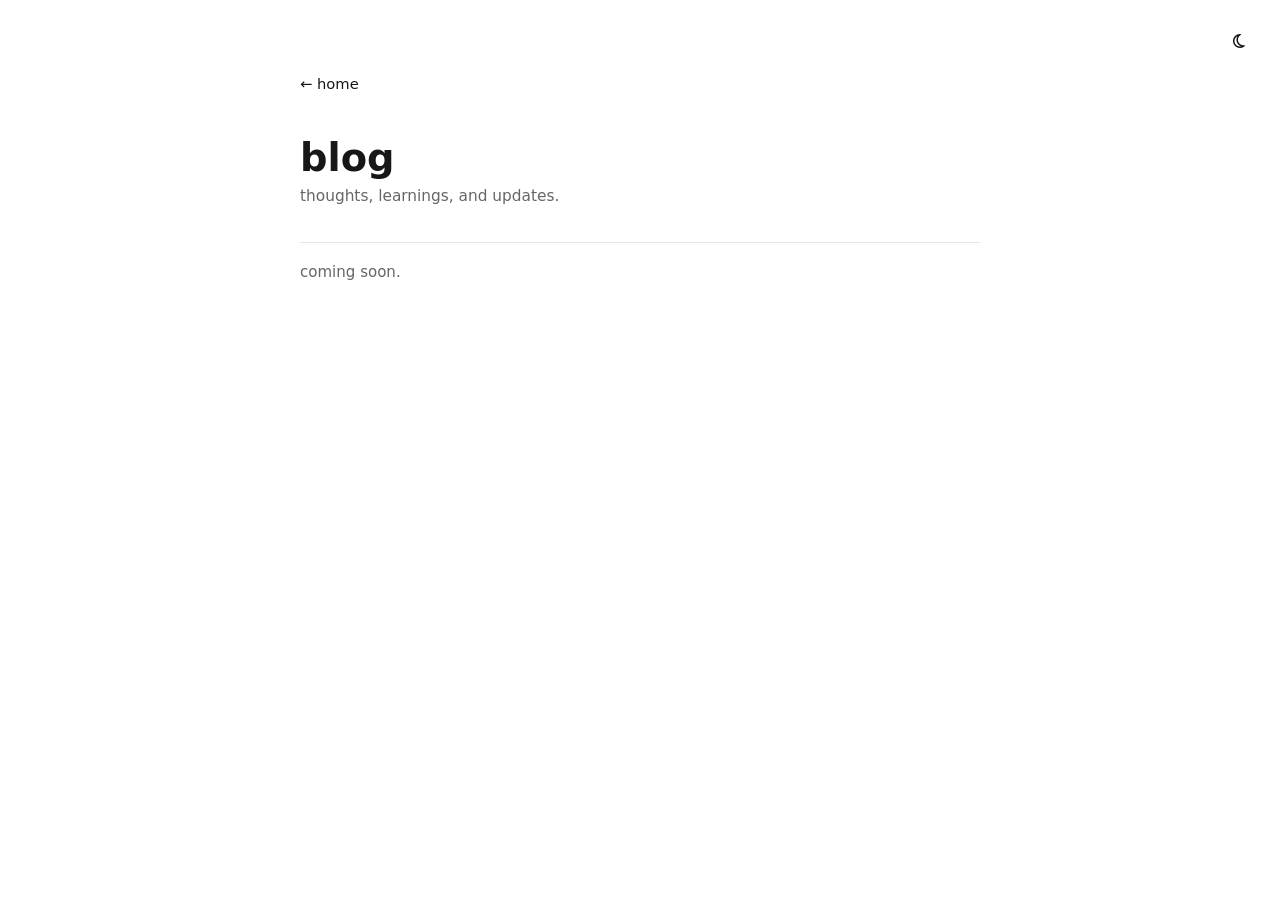
<file: blog.html>
<!DOCTYPE html>
<html lang="en">
<head>
    <meta charset="utf-8">
    <meta name="viewport" content="width=device-width, initial-scale=1.0">
    <title>blog - mohammed njie</title>
    <link rel="icon" type="image/png" href="images/mii.png">
    <link rel="stylesheet" href="style.css">
    <link rel="stylesheet" href="https://cdnjs.cloudflare.com/ajax/libs/font-awesome/6.5.1/css/all.min.css">
</head>
<body class="portfolio-subpage">
    <button class="portfolio-theme-toggle" id="portfolioThemeToggle" type="button" aria-label="switch to dark mode">
        <i class="fa-regular fa-moon" aria-hidden="true"></i>
    </button>
    <main class="subpage-shell">

        <a href="index.html" class="subpage-back">&larr; home</a>

        <header class="subpage-header">
            <h1>blog</h1>
            <p>thoughts, learnings, and updates.</p>
        </header>

        <div class="subpage-empty">
            <p>coming soon.</p>
        </div>

    </main>

    <script src="portfolio-theme.js"></script>
</body>
</html>
</file>
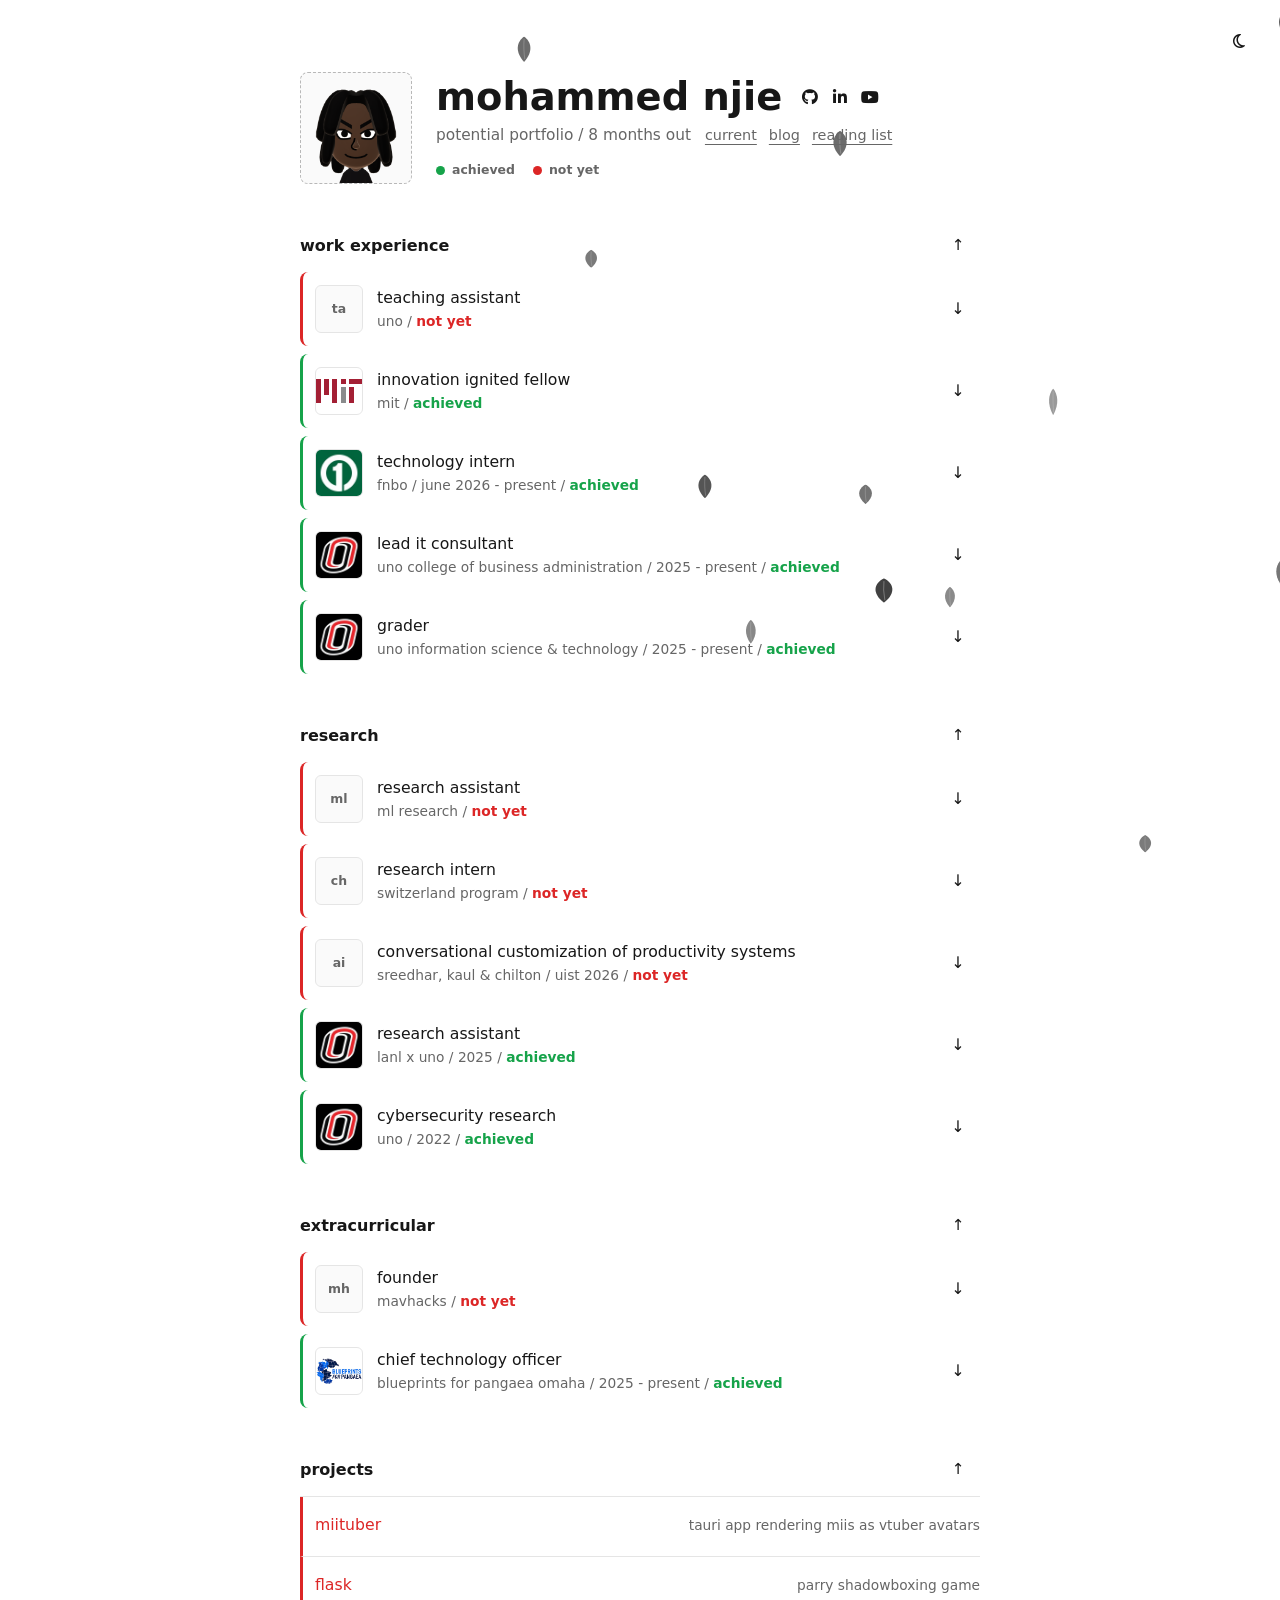
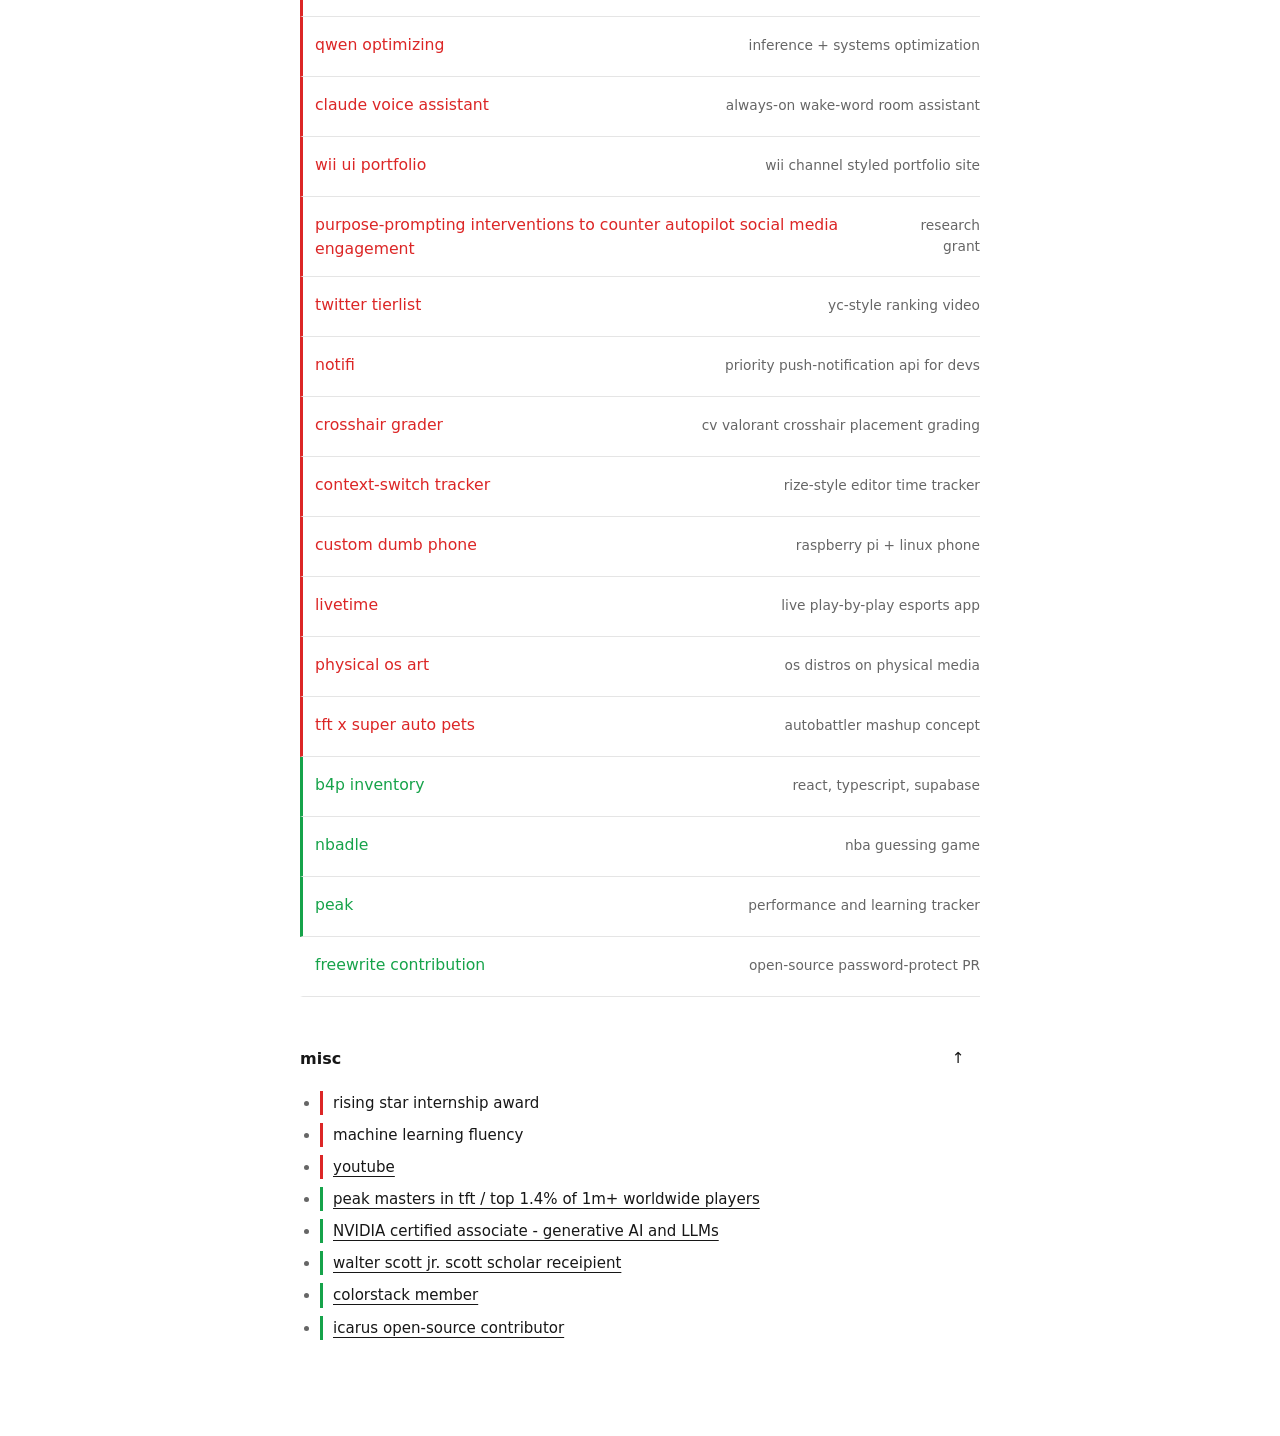
<file: future.html>
<!DOCTYPE html>
<html lang="en">
<head>
    <meta charset="utf-8">
    <meta name="viewport" content="width=device-width, initial-scale=1.0">
    <meta name="robots" content="noindex, nofollow">
    <title>future - mohammed njie</title>
    <link rel="icon" type="image/png" href="images/mii.png">
    <link rel="stylesheet" href="style.css">
    <link rel="stylesheet" href="https://cdnjs.cloudflare.com/ajax/libs/font-awesome/6.5.1/css/all.min.css">
</head>
<body class="portfolio-page future-page">
    <canvas class="leaf-particles" id="leafParticles" aria-hidden="true"></canvas>
    <button class="portfolio-theme-toggle" id="portfolioThemeToggle" type="button" aria-label="switch to dark mode">
        <i class="fa-regular fa-moon" aria-hidden="true"></i>
    </button>
    <main class="portfolio-shell">
        <header class="profile-card">
            <span class="profile-photo-swap" tabindex="0" aria-label="mohammed njie profile photo">
                <img class="profile-photo profile-photo-mii" src="images/mee-headshot.png" alt="mohammed njie avatar">
                <img class="profile-photo profile-photo-hover" src="images/profile-hover.jpg" alt="">
            </span>
            <div class="profile-copy">
                <div class="profile-heading">
                    <h1>mohammed njie</h1>
                    <nav class="social-strip" aria-label="Social links">
                        <a href="https://github.com/njiedev" target="_blank" rel="noreferrer" aria-label="GitHub">
                            <i class="fa-brands fa-github" aria-hidden="true"></i>
                        </a>
                        <a href="https://www.linkedin.com/in/mohammed-njie-619795326/" target="_blank" rel="noreferrer" aria-label="LinkedIn">
                            <i class="fa-brands fa-linkedin-in" aria-hidden="true"></i>
                        </a>
                        <a href="https://www.youtube.com/@3weeksbuilding" target="_blank" rel="noreferrer" aria-label="YouTube">
                            <i class="fa-brands fa-youtube" aria-hidden="true"></i>
                        </a>
                    </nav>
                </div>
                <div class="profile-meta">
                    <p>potential portfolio / 8 months out</p>
                    <nav class="header-links" aria-label="Personal links">
                        <a href="index.html">current</a>
                        <a href="blog.html">blog</a>
                        <a href="reading-list.html">reading list</a>
                    </nav>
                </div>
                <div class="future-status-legend" aria-label="status legend">
                    <span><i class="legend-achieved"></i> achieved</span>
                    <span><i class="legend-pending"></i> not yet</span>
                </div>
            </div>
        </header>

        <details class="portfolio-section portfolio-group" open>
            <summary id="work-title">work experience</summary>
            <div class="details-panel">
                <div class="experience-list">
                <details class="work-item is-pending">
                    <summary>
                        <span class="work-logo">ta</span>
                        <span class="work-heading">
                            <strong>teaching assistant</strong>
                            <small>uno / <span class="future-status">not yet</span></small>
                        </span>
                    </summary>
                    <div class="details-panel">
                        <p>supporting a computing course as a teaching assistant for the fall cycle.</p>
                    </div>
                </details>

                <details class="work-item is-achieved">
                    <summary>
                        <img src="images/mit_logo.svg" alt="MIT logo">
                        <span class="work-heading">
                            <strong>innovation ignited fellow</strong>
                            <small>mit / <span class="future-status">achieved</span></small>
                        </span>
                    </summary>
                    <div class="details-panel">
                        <p>joined an innovation-focused fellowship working around startups, applied technology, and product execution.</p>
                    </div>
                </details>

                <details class="work-item is-achieved">
                    <summary>
                        <img src="images/fnbo_logo.jpeg" alt="FNBO logo">
                        <span class="work-heading">
                            <strong>technology intern</strong>
                            <small>fnbo / june 2026 - present / <span class="future-status">achieved</span></small>
                        </span>
                    </summary>
                    <div class="details-panel">
                        <p>technology internship focused on software, internal tools, and engineering workflows.</p>
                    </div>
                </details>

                <details class="work-item is-achieved">
                    <summary>
                        <img src="images/unomaha_logo.jpeg" alt="UNO logo">
                        <span class="work-heading">
                            <strong>lead it consultant</strong>
                            <small>uno college of business administration / 2025 - present / <span class="future-status">achieved</span></small>
                        </span>
                    </summary>
                    <div class="details-panel">
                        <p>supports students, faculty, and staff while leading troubleshooting and day-to-day it operations.</p>
                    </div>
                </details>

                <details class="work-item is-achieved">
                    <summary>
                        <img src="images/unomaha_logo.jpeg" alt="UNO logo">
                        <span class="work-heading">
                            <strong>grader</strong>
                            <small>uno information science &amp; technology / 2025 - present / <span class="future-status">achieved</span></small>
                        </span>
                    </summary>
                    <div class="details-panel">
                        <p>grades coursework and supports feedback for computing classes.</p>
                    </div>
                </details>

                </div>
            </div>
        </details>

        <details class="portfolio-section portfolio-group" open>
            <summary id="research-title">research</summary>
            <div class="details-panel">
                <div class="experience-list">
                <details class="work-item is-pending">
                    <summary>
                        <span class="work-logo">ml</span>
                        <span class="work-heading">
                            <strong>research assistant</strong>
                            <small>ml research / <span class="future-status">not yet</span></small>
                        </span>
                    </summary>
                    <div class="details-panel">
                        <p>supporting experiments, model evaluation, and applied machine learning research workflows.</p>
                    </div>
                </details>

                <details class="work-item is-pending">
                    <summary>
                        <span class="work-logo">ch</span>
                        <span class="work-heading">
                            <strong>research intern</strong>
                            <small>switzerland program / <span class="future-status">not yet</span></small>
                        </span>
                    </summary>
                    <div class="details-panel">
                        <p>applying to a Switzerland-based research program in the fall application cycle.</p>
                    </div>
                </details>

                <details class="work-item is-pending">
                    <summary>
                        <span class="work-logo">ai</span>
                        <span class="work-heading">
                            <strong>conversational customization of productivity systems</strong>
                            <small>sreedhar, kaul &amp; chilton / uist 2026 / <span class="future-status">not yet</span></small>
                        </span>
                    </summary>
                    <div class="details-panel">
                        <p>studying malleable ai interfaces where users reshape email categories, interface elements, and workflow behavior through natural language.</p>
                    </div>
                </details>

                <details class="work-item is-achieved">
                    <summary>
                        <span class="work-logo-fade" aria-label="LANL and UNO logos">
                            <img src="images/lanl.jpeg" alt="">
                            <img src="images/unomaha_logo.jpeg" alt="">
                        </span>
                        <span class="work-heading">
                            <strong>research assistant</strong>
                            <small>lanl x uno / 2025 / <span class="future-status">achieved</span></small>
                        </span>
                    </summary>
                    <div class="details-panel">
                        <p>built software in a research environment while collaborating with university and laboratory teams.</p>
                    </div>
                </details>

                <details class="work-item is-achieved">
                    <summary>
                        <img src="images/unomaha_logo.jpeg" alt="UNO logo">
                        <span class="work-heading">
                            <strong>cybersecurity research</strong>
                            <small>uno / 2022 / <span class="future-status">achieved</span></small>
                        </span>
                    </summary>
                    <div class="details-panel">
                        <p>explored security concepts and technical investigation through early research work.</p>
                    </div>
                </details>
                </div>
            </div>
        </details>

        <details class="portfolio-section portfolio-group" open>
            <summary id="extracurricular-title">extracurricular</summary>
            <div class="details-panel">
                <div class="experience-list">
                <details class="work-item is-pending">
                    <summary>
                        <span class="work-logo">mh</span>
                        <span class="work-heading">
                            <strong>founder</strong>
                            <small>mavhacks / <span class="future-status">not yet</span></small>
                        </span>
                    </summary>
                    <div class="details-panel">
                        <p>founded MavHacks to build a stronger student hacking, building, and startup culture around UNO.</p>
                    </div>
                </details>

                <details class="work-item is-achieved">
                    <summary>
                        <img src="images/b4p_logo.jpeg" alt="Blueprints for Pangaea logo">
                        <span class="work-heading">
                            <strong>chief technology officer</strong>
                            <small>blueprints for pangaea omaha / 2025 - present / <span class="future-status">achieved</span></small>
                        </span>
                    </summary>
                    <div class="details-panel">
                        <p>leading the chapter's technology work and building systems that support inventory and operations.</p>
                    </div>
                </details>
                </div>
            </div>
        </details>

        <details class="portfolio-section portfolio-group" open>
            <summary id="projects-title">projects</summary>
            <div class="details-panel">
                <div class="project-links">
                    <span class="project-row is-pending">
                        <span>miituber</span>
                        <small>tauri app rendering miis as vtuber avatars</small>
                    </span>
                    <span class="project-row is-pending">
                        <span>flask</span>
                        <small>parry shadowboxing game</small>
                    </span>
                    <span class="project-row is-pending">
                        <span>qwen optimizing</span>
                        <small>inference + systems optimization</small>
                    </span>
                    <span class="project-row is-pending">
                        <span>claude voice assistant</span>
                        <small>always-on wake-word room assistant</small>
                    </span>
                    <span class="project-row is-pending">
                        <span>wii ui portfolio</span>
                        <small>wii channel styled portfolio site</small>
                    </span>
                    <span class="project-row is-pending">
                        <span>purpose-prompting interventions to counter autopilot social media engagement</span>
                        <small>research grant</small>
                    </span>
                    <span class="project-row is-pending">
                        <span>twitter tierlist</span>
                        <small>yc-style ranking video</small>
                    </span>
                    <span class="project-row is-pending">
                        <span>notifi</span>
                        <small>priority push-notification api for devs</small>
                    </span>
                    <span class="project-row is-pending">
                        <span>crosshair grader</span>
                        <small>cv valorant crosshair placement grading</small>
                    </span>
                    <span class="project-row is-pending">
                        <span>context-switch tracker</span>
                        <small>rize-style editor time tracker</small>
                    </span>
                    <span class="project-row is-pending">
                        <span>custom dumb phone</span>
                        <small>raspberry pi + linux phone</small>
                    </span>
                    <span class="project-row is-pending">
                        <span>livetime</span>
                        <small>live play-by-play esports app</small>
                    </span>
                    <span class="project-row is-pending">
                        <span>physical os art</span>
                        <small>os distros on physical media</small>
                    </span>
                    <span class="project-row is-pending">
                        <span>tft x super auto pets</span>
                        <small>autobattler mashup concept</small>
                    </span>
                    <a class="is-achieved" href="https://github.com/njiedev/b4pdatabase" target="_blank" rel="noreferrer">
                        <span>b4p inventory</span>
                        <small>react, typescript, supabase</small>
                    </a>
                    <a class="is-achieved" href="https://nbadle.net" target="_blank" rel="noreferrer">
                        <span>nbadle</span>
                        <small>nba guessing game</small>
                    </a>
                    <a class="is-achieved" href="https://github.com/njiedev/PEAK" target="_blank" rel="noreferrer">
                        <span>peak</span>
                        <small>performance and learning tracker</small>
                    </a>
                    <span class="project-row is-achieved">
                        <span>freewrite contribution</span>
                        <small>open-source password-protect PR</small>
                    </span>
                </div>
            </div>
        </details>

        <details class="portfolio-section portfolio-group" open>
            <summary id="misc-title">misc</summary>
            <div class="details-panel">
                <ul class="misc-list">
                    <li class="is-pending">rising star internship award</li>
                    <li class="is-pending">machine learning fluency</li>
                    <li class="is-pending">
                        <a href="https://www.youtube.com/@3weeksbuilding" target="_blank" rel="noreferrer">
                            youtube
                        </a>
                    </li>
                    <li class="is-achieved">
                        <a href="https://tactics.tools/player/na/comfybox/web" target="_blank" rel="noreferrer">
                            peak masters in tft / top 1.4% of 1m+ worldwide players
                        </a>
                    </li>
                    <li class="is-achieved">
                        <a href="https://www.credly.com/badges/f00910c8-de3e-4919-ab0a-d9d19777b19a" target="_blank" rel="noreferrer">
                            NVIDIA certified associate - generative AI and LLMs
                        </a>
                    </li>
                    <li class="is-achieved">
                        <a href="https://www.unomaha.edu/scott-scholars/index.php" target="_blank" rel="noreferrer">
                            walter scott jr. scott scholar receipient
                        </a>
                    </li>
                    <li class="is-achieved">
                        <a href="https://www.colorstack.org/" target="_blank" rel="noreferrer">
                            colorstack member
                        </a>
                    </li>
                    <li class="is-achieved">
                        <a href="https://github.com/SunkenInTime/icarus" target="_blank" rel="noreferrer">
                            icarus open-source contributor
                        </a>
                    </li>
                </ul>
            </div>
        </details>

    </main>
    <script>
        const portfolioThemeKey = 'portfolio-theme';
        const portfolioThemeToggle = document.getElementById('portfolioThemeToggle');
        const savedPortfolioTheme = localStorage.getItem(portfolioThemeKey);
        const preferredPortfolioTheme = window.matchMedia('(prefers-color-scheme: dark)').matches ? 'dark' : 'light';

        function setPortfolioTheme(theme) {
            const nextTheme = theme === 'dark' ? 'light' : 'dark';
            document.body.dataset.portfolioTheme = theme;
            portfolioThemeToggle.setAttribute('aria-label', `switch to ${nextTheme} mode`);
            portfolioThemeToggle.innerHTML = theme === 'dark'
                ? '<i class="fa-regular fa-sun" aria-hidden="true"></i>'
                : '<i class="fa-regular fa-moon" aria-hidden="true"></i>';
        }

        setPortfolioTheme(savedPortfolioTheme === 'dark' || savedPortfolioTheme === 'light'
            ? savedPortfolioTheme
            : preferredPortfolioTheme);

        portfolioThemeToggle.addEventListener('click', () => {
            const nextTheme = document.body.dataset.portfolioTheme === 'dark' ? 'light' : 'dark';
            localStorage.setItem(portfolioThemeKey, nextTheme);
            setPortfolioTheme(nextTheme);
        });

        const reduceDisclosureMotion = window.matchMedia('(prefers-reduced-motion: reduce)');

        function getDetailsPanel(details) {
            return details.querySelector(':scope > .details-panel');
        }

        function animateDetails(details, shouldOpen) {
            const panel = getDetailsPanel(details);
            if (!panel || reduceDisclosureMotion.matches) {
                details.open = shouldOpen;
                return;
            }

            if (panel.getAnimations) {
                panel.getAnimations().forEach(animation => animation.cancel());
            }

            if (shouldOpen) {
                details.open = true;
                const expandedHeight = panel.scrollHeight;
                panel.classList.add('is-animating');
                const animation = panel.animate([
                    { height: '0px', opacity: 0, transform: 'translateY(-6px)' },
                    { height: `${expandedHeight}px`, opacity: 1, transform: 'translateY(0)' }
                ], {
                    duration: 230,
                    easing: 'cubic-bezier(.2,.8,.2,1)'
                });
                animation.onfinish = () => {
                    panel.classList.remove('is-animating');
                };
                return;
            }

            const currentHeight = panel.scrollHeight;
            panel.classList.add('is-animating');
            const animation = panel.animate([
                { height: `${currentHeight}px`, opacity: 1, transform: 'translateY(0)' },
                { height: '0px', opacity: 0, transform: 'translateY(-6px)' }
            ], {
                duration: 190,
                easing: 'cubic-bezier(.4,0,.2,1)'
            });
            animation.onfinish = () => {
                details.open = false;
                panel.classList.remove('is-animating');
            };
        }

        document.querySelectorAll('.portfolio-group, .work-item').forEach(details => {
            const summary = details.querySelector(':scope > summary');
            summary.addEventListener('click', event => {
                event.preventDefault();
                animateDetails(details, !details.open);
            });
        });

        const leafCanvas = document.getElementById('leafParticles');
        const leafCtx = leafCanvas.getContext('2d');
        const reduceLeafMotion = window.matchMedia('(prefers-reduced-motion: reduce)');
        const petalImg = new Image();
        let petalArray = [];
        let leafFrame = null;
        let mouseX = 0;

        function getPetalCount() {
            return window.innerWidth < 640 ? 10 : 18;
        }

        function resizeLeafCanvas() {
            leafCanvas.width = window.innerWidth;
            leafCanvas.height = window.innerHeight;
            leafCanvas.style.width = `${window.innerWidth}px`;
            leafCanvas.style.height = `${window.innerHeight}px`;
        }

        class Petal {
            constructor() {
                this.reset();
            }

            reset() {
                this.x = Math.random() * leafCanvas.width;
                this.y = Math.random() * leafCanvas.height * 2 - leafCanvas.height;
                this.w = 15 + Math.random() * 15;
                this.h = 20 + Math.random() * 10;
                this.opacity = this.w / 40;
                this.flip = Math.random();
                this.xSpeed = 1.5 + Math.random() * 2;
                this.ySpeed = 1 + Math.random();
                this.flipSpeed = Math.random() * 0.03;
            }

            draw() {
                if (this.y > leafCanvas.height || this.x > leafCanvas.width) {
                    this.reset();
                }
                leafCtx.globalAlpha = this.opacity;
                leafCtx.drawImage(
                    petalImg,
                    this.x,
                    this.y,
                    this.w * (0.6 + Math.abs(Math.cos(this.flip)) / 3),
                    this.h * (0.8 + Math.abs(Math.sin(this.flip)) / 5)
                );
            }

            animate() {
                this.x += this.xSpeed + mouseX * 5;
                this.y += this.ySpeed + mouseX * 2;
                this.flip += this.flipSpeed;
                this.draw();
            }
        }

        function drawPetals(move = true) {
            leafCtx.clearRect(0, 0, leafCanvas.width, leafCanvas.height);
            leafCtx.filter = document.body.dataset.portfolioTheme === 'dark' ? 'invert(1)' : 'none';
            petalArray.forEach(petal => move ? petal.animate() : petal.draw());
            leafCtx.filter = 'none';
        }

        function animateLeaves() {
            drawPetals();
            leafFrame = requestAnimationFrame(animateLeaves);
        }

        function setLeafMotion() {
            if (leafFrame) cancelAnimationFrame(leafFrame);
            leafFrame = null;
            drawPetals(false);
            if (!reduceLeafMotion.matches) animateLeaves();
        }

        petalImg.onload = () => {
            resizeLeafCanvas();
            petalArray = Array.from({ length: getPetalCount() }, () => new Petal());
            setLeafMotion();
        };
        petalImg.src = 'images/leaf-petal.svg';

        window.addEventListener('resize', () => {
            resizeLeafCanvas();
            petalArray = Array.from({ length: getPetalCount() }, () => new Petal());
            setLeafMotion();
        });
        window.addEventListener('mousemove', event => {
            mouseX = (event.clientX / Math.max(window.innerWidth, 1) - 0.5) * 0.22;
        });
        window.addEventListener('mouseleave', () => {
            mouseX = 0;
        });
        reduceLeafMotion.addEventListener('change', setLeafMotion);
    </script>
</body>
</html>
</file>
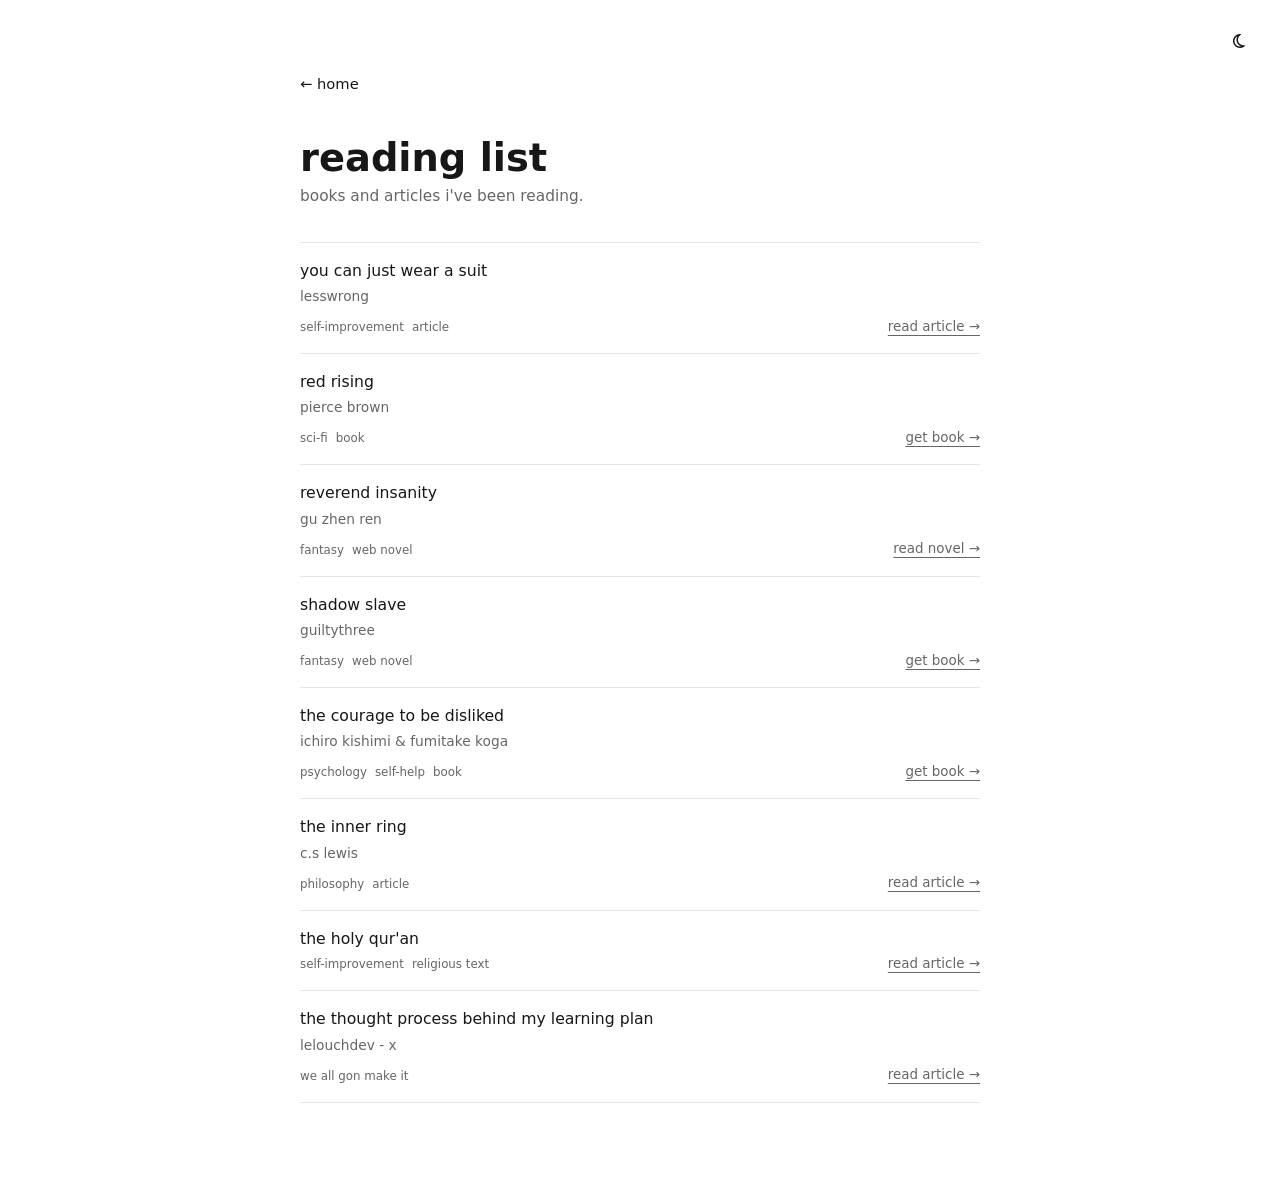
<file: reading-list.html>
<!DOCTYPE html>
<html lang="en">
<head>
    <meta charset="utf-8">
    <meta name="viewport" content="width=device-width, initial-scale=1.0">
    <title>reading list - mohammed njie</title>
    <link rel="icon" type="image/png" href="images/mii.png">
    <link rel="stylesheet" href="style.css">
    <link rel="stylesheet" href="https://cdnjs.cloudflare.com/ajax/libs/font-awesome/6.5.1/css/all.min.css">
</head>
<body class="portfolio-subpage">
    <button class="portfolio-theme-toggle" id="portfolioThemeToggle" type="button" aria-label="switch to dark mode">
        <i class="fa-regular fa-moon" aria-hidden="true"></i>
    </button>
    <main class="subpage-shell">

        <a href="index.html" class="subpage-back">&larr; home</a>

        <header class="subpage-header">
            <h1>reading list</h1>
            <p>books and articles i've been reading.</p>
        </header>

        <div class="reading-item">
            <div class="reading-header">
                <h3>You Can Just Wear a Suit</h3>
            </div>
            <p class="reading-author">LessWrong</p>
            <div class="reading-footer">
                <div class="project-tags">
                    <span class="tag">self-improvement</span>
                    <span class="tag">article</span>
                </div>
                <a href="https://www.lesswrong.com/posts/a4tPMomzHhCunwqLX/you-can-just-wear-a-suit" target="_blank" class="project-link">read article →</a>
            </div>
        </div>
        <div class="reading-item">
            <div class="reading-header">
                <h3>Red Rising</h3>
            </div>
            <p class="reading-author">Pierce Brown</p>
            <div class="reading-footer">
                <div class="project-tags">
                    <span class="tag">sci-fi</span>
                    <span class="tag">book</span>
                </div>
                <a href="https://www.amazon.com/Red-Rising-Pierce-Brown/dp/034553980X" target="_blank" class="project-link">get book →</a>
            </div>
        </div>
        <div class="reading-item">
            <div class="reading-header">
                <h3>Reverend Insanity</h3>
            </div>
            <p class="reading-author">Gu Zhen Ren</p>
            <div class="reading-footer">
                <div class="project-tags">
                    <span class="tag">fantasy</span>
                    <span class="tag">web novel</span>
                </div>
                <a href="https://www.webnovel.com/book/reverend-insanity_7996858406002505" target="_blank" class="project-link">read novel →</a>
            </div>
        </div>
        <div class="reading-item">
            <div class="reading-header">
                <h3>Shadow Slave</h3>
            </div>
            <p class="reading-author">Guiltythree</p>
            <div class="reading-footer">
                <div class="project-tags">
                    <span class="tag">fantasy</span>
                    <span class="tag">web novel</span>
                </div>
                <a href="https://www.amazon.com/Shadow-Slave-Book1-Guiltythree-_-ebook/dp/B0B7MJH9TK" target="_blank" class="project-link">get book →</a>
            </div>
        </div>
        <div class="reading-item">
            <div class="reading-header">
                <h3>The Courage to Be Disliked</h3>
            </div>
            <p class="reading-author">Ichiro Kishimi & Fumitake Koga</p>
            <div class="reading-footer">
                <div class="project-tags">
                    <span class="tag">psychology</span>
                    <span class="tag">self-help</span>
                    <span class="tag">book</span>
                </div>
                <a href="https://www.amazon.com/Courage-Be-Disliked-Phenomenon-Happiness/dp/1501197274" target="_blank" class="project-link">get book →</a>
            </div>
        </div>
        <div class="reading-item">
            <div class="reading-header">
                <h3>The Inner Ring</h3>
            </div>
            <p class="reading-author">C.S Lewis</p>
            <div class="reading-footer">
                <div class="project-tags">
                    <span class="tag">philosophy</span>
                    <span class="tag">article</span>
                </div>
                <a href="https://www.lewissociety.org/innerring/" target="_blank" class="project-link">read article →</a>
            </div>
        </div>
        <div class="reading-item">
            <div class="reading-header">
                <h3>The Holy Qur'an</h3>
            </div>
            <div class="reading-footer">
                <div class="project-tags">
                    <span class="tag">self-improvement</span>
                    <span class="tag">religious text</span>
                </div>
                <a href="https://www.amazon.com/Clear-Quran-Translation-Thematic-revelation-ebook/dp/B0747XY67R/ref=zg_bs_g_158450011_d_sccl_1/141-3798886-3311122?psc=1" target="_blank" class="project-link">read article →</a>
            </div>
        </div>
        <div class="reading-item">
            <div class="reading-header">
                <h3>The Thought Process Behind My Learning Plan</h3>
            </div>
            <p class="reading-author">LelouchDev - X</p>
            <div class="reading-footer">
                <div class="project-tags">
                    <span class="tag">we all gon make it</span>
                </div>
                <a href="https://lelouch.dev/blog/building-a-roadmap/" target="_blank" class="project-link">read article →</a>
            </div>
        </div>
    </main>

    <script src="portfolio-theme.js"></script>
</body>
</html>
</file>
<file: style.css>
* {
    margin: 0;
    padding: 0;
    box-sizing: border-box;
}

body {
    margin: 0;
    overflow-x: hidden;
}

/* One-page portfolio */
.portfolio-page {
    --portfolio-ink: #171717;
    --portfolio-muted: #666;
    --portfolio-line: #e5e5e5;
    --portfolio-soft: #fafafa;
    --portfolio-page-bg: #fff;
    --portfolio-logo-bg: #fff;
    --portfolio-body: #353535;
    min-height: 100vh;
    background: var(--portfolio-page-bg);
    color: var(--portfolio-ink);
    color-scheme: light;
    font-family: Inter, ui-sans-serif, system-ui, -apple-system, BlinkMacSystemFont, "Segoe UI", sans-serif;
    line-height: 1.5;
}

.portfolio-page[data-portfolio-theme="dark"] {
    --portfolio-ink: #f1f1f1;
    --portfolio-muted: #a6a6a6;
    --portfolio-line: #303030;
    --portfolio-soft: #1b1b1b;
    --portfolio-page-bg: #111;
    --portfolio-logo-bg: #fff;
    --portfolio-body: #d4d4d4;
    color-scheme: dark;
}

.portfolio-subpage {
    --portfolio-ink: #171717;
    --portfolio-muted: #666;
    --portfolio-line: #e5e5e5;
    --portfolio-soft: #fafafa;
    --portfolio-page-bg: #fff;
    --portfolio-body: #353535;
    min-height: 100vh;
    background: var(--portfolio-page-bg);
    color: var(--portfolio-ink);
    color-scheme: light;
    font-family: Inter, ui-sans-serif, system-ui, -apple-system, BlinkMacSystemFont, "Segoe UI", sans-serif;
    line-height: 1.5;
}

.portfolio-subpage[data-portfolio-theme="dark"] {
    --portfolio-ink: #f1f1f1;
    --portfolio-muted: #a6a6a6;
    --portfolio-line: #303030;
    --portfolio-soft: #1b1b1b;
    --portfolio-page-bg: #111;
    --portfolio-body: #d4d4d4;
    color-scheme: dark;
}

.portfolio-page a {
    color: inherit;
}

.portfolio-subpage a {
    color: inherit;
}

.leaf-particles {
    position: fixed;
    inset: 0;
    z-index: 0;
    pointer-events: none;
}

.portfolio-theme-toggle {
    position: fixed;
    top: 24px;
    right: 24px;
    z-index: 2;
    display: grid;
    width: 34px;
    height: 34px;
    place-items: center;
    border: 0;
    border-radius: 6px;
    background: transparent;
    color: var(--portfolio-ink);
    font: inherit;
    font-size: 1rem;
    cursor: pointer;
    transition: background-color 160ms ease, transform 160ms ease;
}

.portfolio-theme-toggle:hover {
    background: var(--portfolio-soft);
    transform: translateY(-1px);
}

.portfolio-shell {
    position: relative;
    z-index: 1;
    width: min(100% - 40px, 680px);
    margin: 0 auto;
    padding: 72px 0 96px;
}

.subpage-shell {
    position: relative;
    z-index: 1;
    width: min(100% - 40px, 680px);
    margin: 0 auto;
    padding: 72px 0 96px;
}

.subpage-back {
    display: inline-block;
    margin-bottom: 42px;
    color: var(--portfolio-muted);
    font-size: 0.92rem;
    text-decoration: none;
    transition: color 160ms ease, transform 160ms ease;
}

.subpage-back:hover {
    color: var(--portfolio-ink);
    transform: translateX(-2px);
}

.subpage-header {
    margin-bottom: 34px;
}

.subpage-header h1 {
    margin-bottom: 6px;
    color: var(--portfolio-ink);
    font-size: 2.4rem;
    font-weight: 600;
    letter-spacing: 0;
    line-height: 1.08;
}

.subpage-header p {
    color: var(--portfolio-muted);
    font-size: 0.96rem;
}

.subpage-empty {
    min-height: 124px;
    display: grid;
    align-items: start;
    padding: 18px 0;
    border-top: 1px solid var(--portfolio-line);
    color: var(--portfolio-muted);
    font-size: 0.94rem;
}

.portfolio-subpage .reading-item {
    padding: 16px 0;
    border-bottom: 1px solid var(--portfolio-line);
}

.portfolio-subpage .reading-item:first-of-type {
    border-top: 1px solid var(--portfolio-line);
}

.portfolio-subpage .reading-item h3 {
    color: var(--portfolio-ink);
    font-size: 0.98rem;
    font-weight: 500;
    text-transform: lowercase;
}

.portfolio-subpage .reading-author {
    margin-bottom: 10px;
    color: var(--portfolio-muted);
    font-size: 0.86rem;
    text-transform: lowercase;
}

.portfolio-subpage .reading-footer {
    display: flex;
    justify-content: space-between;
    align-items: flex-end;
    gap: 14px;
}

.portfolio-subpage .reading-header {
    display: flex;
    align-items: baseline;
    justify-content: space-between;
    margin-bottom: 4px;
}

.portfolio-subpage .project-tags {
    display: flex;
    flex-wrap: wrap;
    gap: 8px;
}

.portfolio-subpage .tag {
    border-color: var(--portfolio-line);
    border-radius: 6px;
    color: var(--portfolio-muted);
    font-size: 0.74rem;
    text-transform: lowercase;
}

.portfolio-subpage .project-link {
    color: var(--portfolio-muted);
    font-size: 0.84rem;
    text-transform: lowercase;
    text-underline-offset: 4px;
}

.portfolio-subpage .project-link:hover {
    color: var(--portfolio-ink);
}

.portfolio-subpage .subpage-back:focus-visible,
.portfolio-subpage .project-link:focus-visible {
    outline: 2px solid var(--portfolio-ink);
    outline-offset: 3px;
}

.profile-card {
    display: grid;
    grid-template-columns: 112px minmax(0, 1fr);
    align-items: center;
    gap: 24px;
}

.profile-photo-swap {
    position: relative;
    display: block;
    width: 112px;
    aspect-ratio: 1;
    overflow: hidden;
    border: 1px dashed #b8b8b8;
    border-radius: 8px;
    background: var(--portfolio-soft);
}

.profile-photo {
    position: absolute;
    inset: 0;
    width: 100%;
    height: 100%;
    object-fit: cover;
    transition: opacity 220ms ease, transform 220ms ease;
}

.profile-photo-mii {
    z-index: 1;
}

.profile-photo-hover {
    object-position: center 34%;
    opacity: 0;
    transform: scale(1.04);
}

.profile-photo-swap:hover .profile-photo-mii,
.profile-photo-swap:focus .profile-photo-mii,
.profile-photo-swap:focus-visible .profile-photo-mii {
    opacity: 0;
    transform: scale(1.03);
}

.profile-photo-swap:hover .profile-photo-hover,
.profile-photo-swap:focus .profile-photo-hover,
.profile-photo-swap:focus-visible .profile-photo-hover {
    opacity: 1;
    transform: scale(1);
}

.profile-photo-swap:focus-visible {
    outline: 2px solid var(--portfolio-ink);
    outline-offset: 3px;
}

.profile-copy {
    min-width: 0;
}

.profile-heading {
    display: flex;
    align-items: center;
    flex-wrap: wrap;
    column-gap: 14px;
    row-gap: 6px;
    margin-bottom: 6px;
}

.profile-copy h1 {
    color: var(--portfolio-ink);
    font-size: 2.4rem;
    font-weight: 600;
    letter-spacing: 0;
    line-height: 1.08;
}

.name-tag {
    color: var(--portfolio-muted);
    font-size: 0.45em;
    font-weight: 500;
    vertical-align: middle;
}

.profile-copy p {
    color: var(--portfolio-muted);
    font-size: 0.96rem;
}

.profile-meta {
    display: flex;
    align-items: baseline;
    flex-wrap: wrap;
    gap: 6px 14px;
}

.header-links {
    display: flex;
    align-items: center;
    gap: 12px;
}

.header-links a {
    color: var(--portfolio-muted);
    font-size: 0.9rem;
    text-decoration-thickness: 1px;
    text-underline-offset: 4px;
    transition: color 160ms ease;
}

.header-links a:hover {
    color: var(--portfolio-ink);
}

.social-strip {
    display: flex;
    justify-content: flex-start;
    align-items: center;
    gap: 3px;
}

.social-strip a {
    display: grid;
    width: 27px;
    height: 27px;
    place-items: center;
    border-radius: 6px;
    color: var(--portfolio-ink);
    font-size: 1rem;
    text-decoration: none;
    transition: background-color 160ms ease, transform 160ms ease;
}

.social-strip a:hover {
    background: var(--portfolio-soft);
    transform: translateY(-1px);
}

.portfolio-theme-toggle:focus-visible,
.social-strip a:focus-visible,
.header-links a:focus-visible,
.portfolio-group > summary:focus-visible,
.work-item summary:focus-visible,
.project-item summary:focus-visible,
.project-links > a:focus-visible,
.project-demo-link:focus-visible {
    outline: 2px solid var(--portfolio-ink);
    outline-offset: 3px;
}

.portfolio-section {
    padding-top: 40px;
}

.portfolio-group > summary {
    position: relative;
    min-height: 42px;
    margin-bottom: 4px;
    padding: 10px 42px 10px 0;
    border-radius: 8px;
    color: var(--portfolio-ink);
    font-size: 1rem;
    font-weight: 600;
    letter-spacing: 0;
    cursor: pointer;
    list-style: none;
    transition: background-color 160ms ease, padding-left 160ms ease;
}

.portfolio-group > summary:hover {
    background: var(--portfolio-soft);
    padding-left: 10px;
}

.portfolio-group > summary::-webkit-details-marker {
    display: none;
}

.portfolio-group > summary::after {
    content: "\2193";
    position: absolute;
    top: 50%;
    right: 10px;
    width: 24px;
    color: var(--portfolio-ink);
    font-size: 0.95rem;
    font-weight: 400;
    line-height: 1;
    text-align: center;
    transform: translateY(-50%);
}

.portfolio-group:not([open]) > summary {
    margin-bottom: 0;
}

.portfolio-group[open] > summary::after {
    content: "\2191";
}

.details-panel {
    overflow: hidden;
}

.details-panel.is-animating {
    will-change: height, opacity, transform;
}

.portfolio-section h2 {
    margin-bottom: 14px;
    color: var(--portfolio-ink);
    font-size: 1rem;
    font-weight: 600;
    letter-spacing: 0;
}

.experience-list {
    display: grid;
    gap: 8px;
}

.work-item summary {
    position: relative;
    display: grid;
    grid-template-columns: 48px minmax(0, 1fr);
    align-items: center;
    gap: 14px;
    min-height: 74px;
    padding: 13px 42px 13px 0;
    border-radius: 8px;
    cursor: pointer;
    list-style: none;
    transition: background-color 160ms ease;
}

.work-item summary:hover {
    background: var(--portfolio-soft);
}

.work-item summary::-webkit-details-marker {
    display: none;
}

.work-item summary::after {
    content: "\2193";
    position: absolute;
    top: 50%;
    right: 10px;
    width: 24px;
    color: var(--portfolio-ink);
    font-size: 1rem;
    font-weight: 300;
    line-height: 1;
    text-align: center;
    transform: translateY(-50%);
}

.work-item[open] summary::after {
    content: "\2191";
}

.work-item img {
    width: 48px;
    height: 48px;
    border: 1px solid var(--portfolio-line);
    border-radius: 6px;
    background: var(--portfolio-logo-bg);
    object-fit: contain;
}

.work-logo-fade {
    position: relative;
    display: block;
    width: 48px;
    height: 48px;
}

.work-logo-fade img {
    position: absolute;
    inset: 0;
    animation: work-logo-crossfade 6s ease-in-out infinite;
}

.work-logo-fade img:nth-child(2) {
    animation-delay: -3s;
}

@keyframes work-logo-crossfade {
    0%,
    42%,
    100% {
        opacity: 1;
    }

    50%,
    92% {
        opacity: 0;
    }
}

.work-heading {
    display: grid;
    min-width: 0;
    gap: 2px;
}

.work-heading strong {
    color: var(--portfolio-ink);
    font-size: 0.98rem;
    font-weight: 500;
}

.work-heading small {
    color: var(--portfolio-muted);
    font-size: 0.86rem;
}

.work-item p {
    max-width: 560px;
    padding: 0 52px 10px 62px;
    color: var(--portfolio-body);
    font-size: 0.92rem;
    line-height: 1.6;
}

@media (prefers-reduced-motion: reduce) {
    .details-panel {
        transition: none;
    }

    .project-rank-gold > summary > span:first-child,
    .project-rank-silver > summary > span:first-child {
        animation: none;
        background-position: 45% 50%;
    }
}

.project-links {
    display: grid;
    border-top: 1px solid var(--portfolio-line);
}

.project-links > a,
.project-item > summary,
.project-links > .project-row {
    display: flex;
    justify-content: space-between;
    align-items: baseline;
    gap: 18px;
    min-height: 60px;
    padding: 16px 0;
    border-bottom: 1px solid var(--portfolio-line);
    text-decoration: none;
    transition: padding-left 160ms ease;
}

.project-item > summary {
    position: relative;
    padding-right: 42px;
    cursor: pointer;
    list-style: none;
}

.project-item > summary::-webkit-details-marker {
    display: none;
}

.project-item > summary::after {
    content: "\2193";
    position: absolute;
    top: 50%;
    right: 10px;
    width: 24px;
    color: var(--portfolio-ink);
    font-size: 1rem;
    font-weight: 300;
    line-height: 1;
    text-align: center;
    transform: translateY(-50%);
}

.project-item[open] > summary::after {
    content: "\2191";
}

.project-links > a:hover,
.project-item > summary:hover,
.project-links > .project-row:hover,
.project-links > .project-row:focus-visible {
    padding-left: 10px;
}

.project-links span {
    font-size: 0.98rem;
    font-weight: 500;
}

.project-rank-gold > summary > span:first-child,
.project-rank-silver > summary > span:first-child {
    background-size: 220% 100%;
    -webkit-background-clip: text;
    background-clip: text;
    color: transparent;
    animation: project-rank-shine 5.5s ease-in-out infinite;
}

.project-rank-gold > summary > span:first-child {
    background-image: linear-gradient(105deg, #8a520c 0%, #c8841f 30%, #fff0a8 48%, #c8841f 62%, #7a4607 100%);
}

.project-rank-silver > summary > span:first-child {
    background-image: linear-gradient(105deg, #4e5661 0%, #8b95a1 28%, #f6f8fb 48%, #9aa4b2 64%, #3f4650 100%);
    font-weight: 600;
}

.portfolio-page[data-portfolio-theme="dark"] .project-rank-gold > summary > span:first-child {
    background-image: linear-gradient(105deg, #b7791f 0%, #f2c15b 30%, #fff6bd 48%, #d99b28 64%, #9a5d12 100%);
}

.portfolio-page[data-portfolio-theme="dark"] .project-rank-silver > summary > span:first-child {
    background-image: linear-gradient(105deg, #8a93a0 0%, #d2d8e1 28%, #ffffff 48%, #b1bac6 64%, #6f7885 100%);
}

@keyframes project-rank-shine {
    0%,
    46%,
    100% {
        background-position: 100% 50%;
    }

    58% {
        background-position: 0% 50%;
    }
}

.project-links small {
    color: var(--portfolio-muted);
    font-size: 0.86rem;
    text-align: right;
}

.project-demo {
    display: grid;
    gap: 12px;
    padding: 0 42px 18px 0;
}

.project-demo p {
    max-width: 560px;
    color: var(--portfolio-body);
    font-size: 0.92rem;
    line-height: 1.6;
}

.project-demo video {
    display: block;
    width: 100%;
    max-height: 380px;
    border: 1px solid var(--portfolio-line);
    border-radius: 8px;
    background: #000;
    object-fit: contain;
}

.project-demo-link {
    justify-self: start;
    color: var(--portfolio-muted);
    font-size: 0.84rem;
    text-decoration-thickness: 1px;
    text-underline-offset: 4px;
    transition: color 160ms ease;
}

.project-demo-link:hover {
    color: var(--portfolio-ink);
}

.misc-list {
    display: grid;
    gap: 8px;
    padding: 6px 0 0 20px;
    color: var(--portfolio-body);
    font-size: 0.94rem;
    line-height: 1.6;
}

.misc-list li::marker {
    color: var(--portfolio-muted);
}

.misc-list a {
    color: var(--portfolio-ink);
    text-decoration-thickness: 1px;
    text-underline-offset: 4px;
    transition: color 160ms ease;
}

.misc-list a:hover {
    color: var(--portfolio-muted);
}

@media (max-width: 560px) {
    .portfolio-shell {
        width: min(100% - 32px, 680px);
        padding-top: 40px;
    }

    .subpage-shell {
        width: min(100% - 32px, 680px);
        padding-top: 40px;
    }

    .portfolio-theme-toggle {
        top: 16px;
        right: 16px;
    }

    .subpage-header h1 {
        font-size: 2rem;
    }

    .portfolio-subpage .reading-footer {
        align-items: flex-start;
        flex-direction: column;
    }

    .profile-card {
        grid-template-columns: 1fr;
        gap: 18px;
    }

    .profile-photo-swap {
        width: min(100%, 132px);
    }

    .profile-copy h1 {
        font-size: 2rem;
    }

    .profile-heading {
        align-items: flex-start;
        flex-direction: column;
    }

    .social-strip {
        gap: 3px;
    }

    .social-strip a {
        width: 27px;
        height: 27px;
    }

    .portfolio-section {
        padding-top: 34px;
    }

    .work-item summary {
        grid-template-columns: 42px minmax(0, 1fr);
        gap: 13px;
        padding-right: 38px;
    }

    .work-item img {
        width: 42px;
        height: 42px;
    }

    .work-item p {
        padding-left: 55px;
        padding-right: 0;
    }

    .project-links > a,
    .project-item > summary {
        align-items: flex-start;
        flex-direction: column;
        gap: 4px;
    }

    .project-links small {
        text-align: left;
    }

    .project-demo {
        padding-right: 0;
    }

}


/* future page — clones the portfolio layout, color-codes by status */
.future-page .future-status-legend {
    display: flex;
    flex-wrap: wrap;
    gap: 8px 18px;
    margin-top: 14px;
}

.future-page .future-status-legend span {
    display: inline-flex;
    align-items: center;
    gap: 7px;
    color: var(--portfolio-muted);
    font-size: 0.78rem;
    font-weight: 600;
    line-height: 1.5;
}

.future-page .future-status-legend i {
    width: 9px;
    height: 9px;
    border-radius: 50%;
}

.future-page .legend-achieved {
    background: #16a34a;
}

.future-page .legend-pending {
    background: #dc2626;
}

/* status accent: colored left rail on each row */
.future-page .work-item > summary,
.future-page .project-links > a,
.future-page .project-links > .project-row {
    border-left: 3px solid transparent;
    padding-left: 12px;
    transition: background-color 160ms ease, border-color 160ms ease;
}

.future-page .work-item.is-achieved > summary,
.future-page .project-links > a.is-achieved,
.future-page .misc-list li.is-achieved {
    border-left-color: #16a34a;
}

.future-page .work-item.is-pending > summary,
.future-page .project-links > .project-row.is-pending,
.future-page .misc-list li.is-pending {
    border-left-color: #dc2626;
}

.future-page .misc-list li {
    padding-left: 10px;
    border-left: 3px solid transparent;
}

/* status word inside work-item meta */
.future-page .is-achieved .future-status {
    color: #16a34a;
    font-weight: 650;
}

.future-page .is-pending .future-status {
    color: #dc2626;
    font-weight: 650;
}

/* text placeholder logo for items without a real logo image */
.future-page .work-logo {
    display: grid;
    place-items: center;
    width: 48px;
    height: 48px;
    border: 1px solid var(--portfolio-line);
    border-radius: 6px;
    background: var(--portfolio-soft);
    color: var(--portfolio-muted);
    font-size: 0.78rem;
    font-weight: 650;
    line-height: 1;
    text-transform: lowercase;
}

/* pending project rows mirror the project link rows but aren't clickable */
.future-page .project-links > .project-row {
    display: flex;
    justify-content: space-between;
    align-items: baseline;
    gap: 18px;
    min-height: 60px;
    padding-top: 16px;
    padding-bottom: 16px;
    border-bottom: 1px solid var(--portfolio-line);
    cursor: default;
}

.future-page .project-links > .project-row span {
    font-size: 0.98rem;
    font-weight: 500;
}

/* color the project name text itself by status */
.future-page .project-links > .project-row.is-pending > span:first-child {
    color: #dc2626;
}

.future-page .project-links > a.is-achieved > span:first-child,
.future-page .project-links > .project-row.is-achieved > span:first-child {
    color: #16a34a;
}

.future-page .project-links > .project-row small {
    color: var(--portfolio-muted);
    font-size: 0.86rem;
    text-align: right;
}

/* pending misc items have no link, so style the bare text to match */
.future-page .misc-list li.is-pending {
    color: var(--portfolio-ink);
}

@media (max-width: 560px) {
    .future-page .work-logo {
        width: 42px;
        height: 42px;
    }

    .future-page .project-links > .project-row {
        align-items: flex-start;
        flex-direction: column;
        gap: 4px;
    }

    .future-page .project-links > .project-row small {
        text-align: left;
    }
}
</file>
